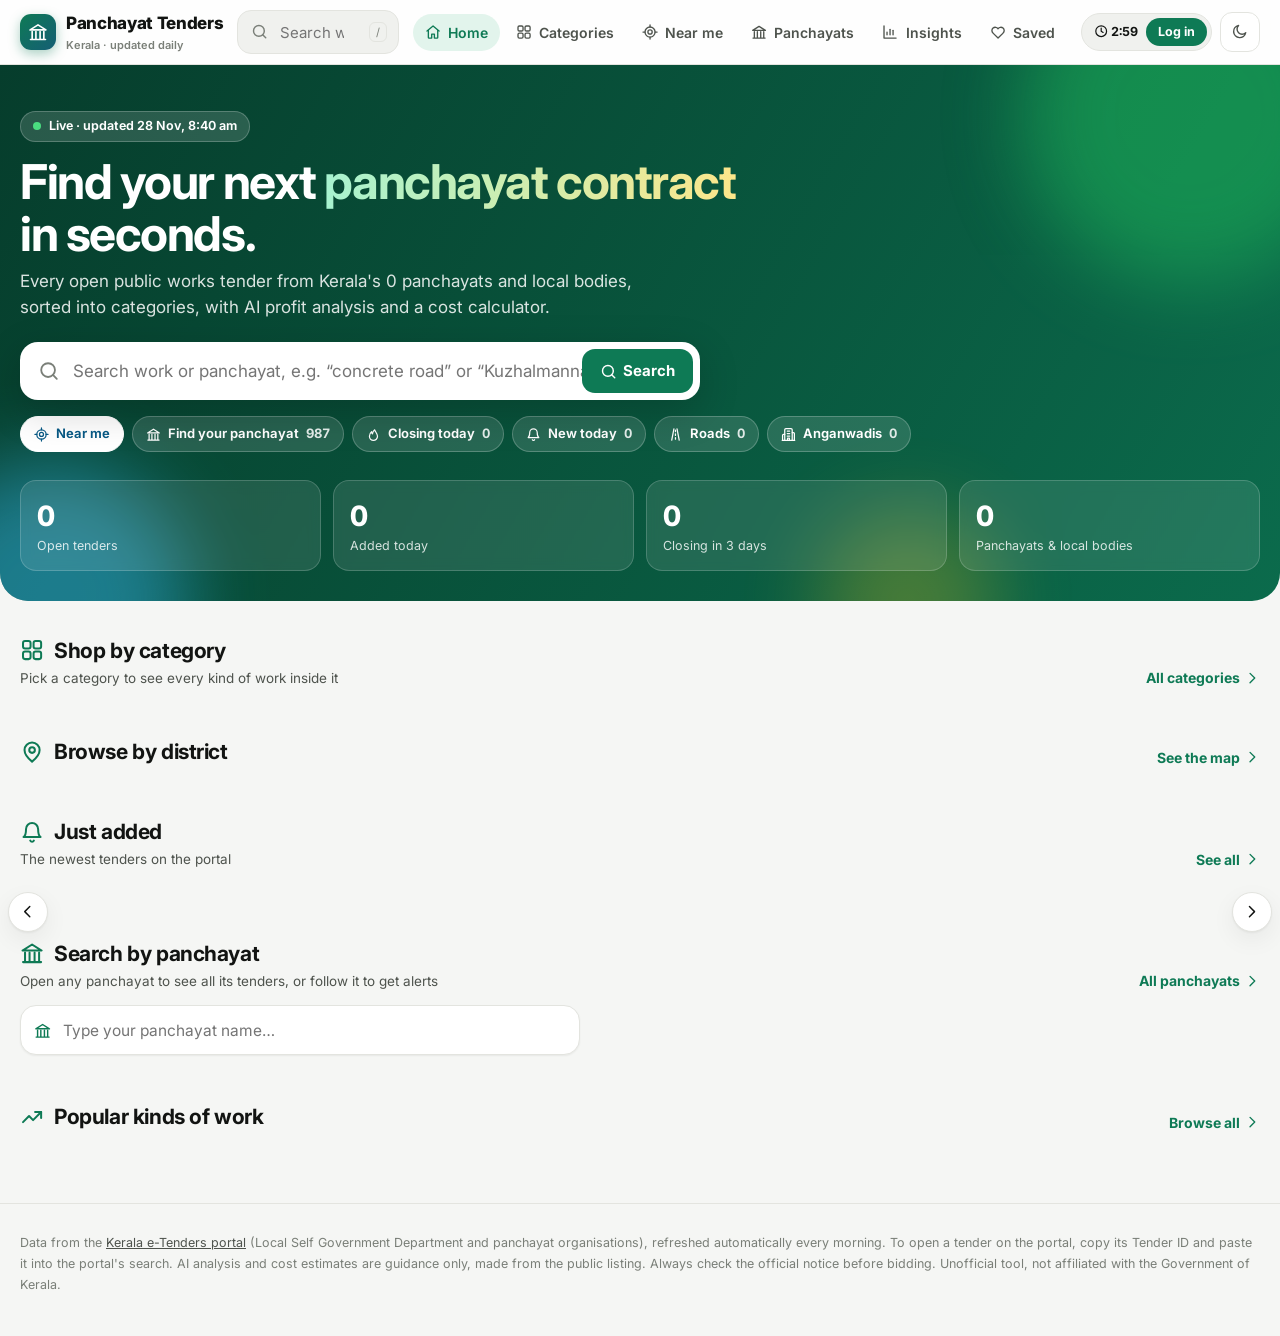
<file: docs/index.html>
<!doctype html>
<html lang="en">
<head>
<meta charset="utf-8">
<meta name="viewport" content="width=device-width, initial-scale=1, viewport-fit=cover">
<title>Kerala Panchayat Tenders</title>
<meta name="description" content="Browse every open public works tender from Kerala's panchayats by category, with AI analysis and a cost calculator. Updated every morning.">
<meta name="theme-color" content="#0b6b4c">
<meta name="apple-mobile-web-app-capable" content="yes">
<meta name="mobile-web-app-capable" content="yes">
<meta name="apple-mobile-web-app-status-bar-style" content="black-translucent">
<meta name="apple-mobile-web-app-title" content="Panchayat Tenders">
<link rel="manifest" href="manifest.webmanifest">
<link rel="icon" type="image/png" sizes="32x32" href="icons/favicon-32.png">
<link rel="apple-touch-icon" href="icons/apple-touch-icon.png">
<link rel="preconnect" href="https://fonts.googleapis.com">
<link rel="preconnect" href="https://fonts.gstatic.com" crossorigin>
<link rel="stylesheet" href="https://fonts.googleapis.com/css2?family=Inter:wght@400;500;600;700;800&display=swap">
<link rel="stylesheet" href="app.css">
</head>
<body>
<div class="app">
  <header class="topbar">
    <div class="wrap">
      <a class="logo" href="#/" aria-label="Kerala Panchayat Tenders home">
        <span class="mark" id="logoMark"></span>
        <span class="txt">Panchayat Tenders<small>Kerala · updated daily</small></span>
      </a>
      <div class="tsearch">
        <div class="sbox" data-suggest>
          <span id="topSearchIcon"></span>
          <input id="topSearch" type="search" placeholder="Search work, panchayat, district…" autocomplete="off" aria-label="Search tenders">
          <span class="kbd">/</span>
        </div>
      </div>
      <nav class="nav" id="nav" aria-label="Main"></nav>
      <div class="tools">
        <button class="pillbtn install" id="installBtn" type="button" hidden></button>
        <div class="trial" id="acct" hidden></div>
        <button class="iconbtn" id="themeBtn" type="button" aria-label="Toggle dark mode" title="Toggle dark mode"></button>
      </div>
    </div>
  </header>

  <main id="view" class="view" aria-live="polite"></main>

  <footer class="site">
    <div class="wrap">
      Data from the <a href="https://etenders.kerala.gov.in/nicgep/app" target="_blank" rel="noopener">Kerala e-Tenders portal</a>
      (Local Self Government Department and panchayat organisations), refreshed automatically every morning. To open a tender on the portal,
      copy its Tender ID and paste it into the portal's search. AI analysis and cost estimates are guidance only, made from the public listing.
      Always check the official notice before bidding. Unofficial tool, not affiliated with the Government of Kerala.
    </div>
  </footer>
</div>

<nav class="bnav" id="bnav" aria-label="App navigation"></nav>
<div class="sheet-back" id="sheetBack"></div>
<div id="tip" role="tooltip"></div>
<div class="toast" id="toast" role="status" aria-live="polite"></div>
<dialog id="dlg" aria-labelledby="dTitle"><div id="dlgBody"></div></dialog>

<div class="gate" id="gate" hidden role="dialog" aria-modal="true" aria-labelledby="gateTitle">
  <div class="gate-card">
    <div class="gate-top">
      <button class="iconbtn close" id="gateClose" type="button" aria-label="Close" hidden>✕</button>
      <h2 id="gateTitle">Log in to continue</h2>
      <p id="gateMsg">Your 3-minute free trial has ended. Log in to keep using Kerala Panchayat Tenders.</p>
    </div>
    <form id="loginForm" autocomplete="on">
      <label>Username<input id="lgUser" name="username" autocomplete="username" required></label>
      <label>Password<input id="lgPass" name="password" type="password" autocomplete="current-password" required></label>
      <div class="err" id="lgErr" role="alert"></div>
      <button class="go" type="submit">Log in</button>
    </form>
    <div class="premium">
      <h3 id="premTitle">Get premium membership</h3>
      <p>Unlimited access to every panchayat tender in Kerala, AI analysis and the cost calculator, updated every morning. Contact Allwin:</p>
      <div class="ways">
        <a href="tel:+919946600026" id="wCall">Call <span>99466 00026</span></a>
        <a href="https://wa.me/919946600026?text=Hi%20Allwin%2C%20I%27d%20like%20premium%20access%20to%20Kerala%20Panchayat%20Tenders." target="_blank" rel="noopener" id="wWa">WhatsApp <span>99466 00026</span></a>
        <a href="mailto:allwinjeby@gmail.com?subject=Premium%20membership%20-%20Kerala%20Panchayat%20Tenders" id="wMail">Email <span>allwinjeby@gmail.com</span></a>
      </div>
    </div>
  </div>
</div>

<script src="app.js"></script>
</body>
</html>
</file>
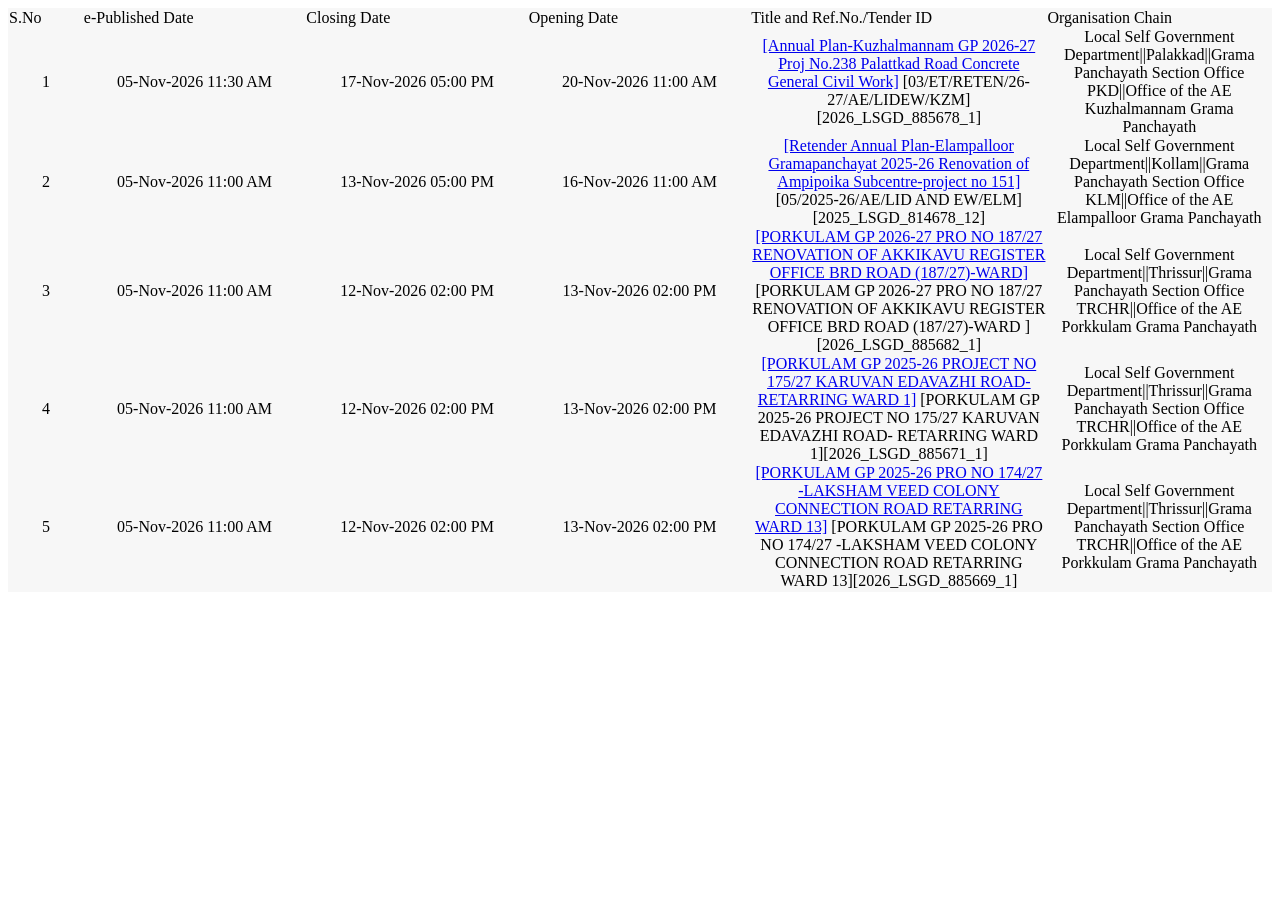
<file: tests/fixtures/lsgd_tenders.html>
<html><body><table bgcolor="#f7f7f7" border="0" cellpadding="0" cellspacing="1" class="list_table" id="table" width="100%">
<tr class="list_header">
<td width="5%">S.No</td>
<td width="15%">e-Published Date</td>
<td width="15%">Closing Date</td>
<td width="15%">Opening Date</td>
<td width="20%">Title and Ref.No./Tender ID</td>
<td width="15%">Organisation Chain</td>
</tr>
<tr class="even" id="informal_13">
<td align="center">1</td>
<td align="center">05-Nov-2026 11:30 AM</td>
<td align="center">17-Nov-2026 05:00 PM</td>
<td align="center">20-Nov-2026 11:00 AM</td>
<!-- <td align="center"><span jwcid="@Insert" value="ognl:currentRow.tenderRefNo" /></td> -->
<td align="center"><a href="/nicgep/app?component=%24DirectLink&amp;page=FrontEndViewTender&amp;service=direct&amp;session=T&amp;sp=S177RWD1d2uyT3ObxCjuG0A%3D%3D" id="DirectLink" title="View Tender Information">[Annual Plan-Kuzhalmannam GP 2026-27 Proj No.238 Palattkad Road Concrete General Civil Work]</a>
																				[03/ET/RETEN/26-27/AE/LIDEW/KZM][2026_LSGD_885678_1]
																		</td>
<td align="center">Local Self Government Department||Palakkad||Grama Panchayath Section Office PKD||Office of the AE Kuzhalmannam Grama Panchayath</td>
</tr>
<tr class="odd" id="informal_14">
<td align="center">2</td>
<td align="center">05-Nov-2026 11:00 AM</td>
<td align="center">13-Nov-2026 05:00 PM</td>
<td align="center">16-Nov-2026 11:00 AM</td>
<!-- <td align="center"><span jwcid="@Insert" value="ognl:currentRow.tenderRefNo" /></td> -->
<td align="center"><a href="/nicgep/app?component=%24DirectLink&amp;page=FrontEndViewTender&amp;service=direct&amp;session=T&amp;sp=STc%2FugwXPPKekbmAyZvicBQ%3D%3D" id="DirectLink_0" title="View Tender Information">[Retender Annual Plan-Elampalloor Gramapanchayat 2025-26 Renovation of Ampipoika Subcentre-project no 151]</a>
																				[05/2025-26/AE/LID AND EW/ELM][2025_LSGD_814678_12]
																		</td>
<td align="center">Local Self Government Department||Kollam||Grama Panchayath Section Office KLM||Office of the AE Elampalloor Grama Panchayath</td>
</tr>
<tr class="even" id="informal_15">
<td align="center">3</td>
<td align="center">05-Nov-2026 11:00 AM</td>
<td align="center">12-Nov-2026 02:00 PM</td>
<td align="center">13-Nov-2026 02:00 PM</td>
<!-- <td align="center"><span jwcid="@Insert" value="ognl:currentRow.tenderRefNo" /></td> -->
<td align="center"><a href="/nicgep/app?component=%24DirectLink&amp;page=FrontEndViewTender&amp;service=direct&amp;session=T&amp;sp=SzfMdloIuLUo168uW2XH8dw%3D%3D" id="DirectLink_1" title="View Tender Information">[PORKULAM GP 2026-27 PRO NO 187/27 RENOVATION OF AKKIKAVU REGISTER OFFICE BRD ROAD (187/27)-WARD]</a>
																				[PORKULAM GP 2026-27 PRO NO 187/27 RENOVATION OF AKKIKAVU REGISTER OFFICE BRD ROAD (187/27)-WARD ][2026_LSGD_885682_1]
																		</td>
<td align="center">Local Self Government Department||Thrissur||Grama Panchayath Section Office TRCHR||Office of the AE Porkkulam Grama Panchayath</td>
</tr>
<tr class="odd" id="informal_16">
<td align="center">4</td>
<td align="center">05-Nov-2026 11:00 AM</td>
<td align="center">12-Nov-2026 02:00 PM</td>
<td align="center">13-Nov-2026 02:00 PM</td>
<!-- <td align="center"><span jwcid="@Insert" value="ognl:currentRow.tenderRefNo" /></td> -->
<td align="center"><a href="/nicgep/app?component=%24DirectLink&amp;page=FrontEndViewTender&amp;service=direct&amp;session=T&amp;sp=SNkpwOj5QXrxfJ8RUZ1WKdA%3D%3D" id="DirectLink_2" title="View Tender Information">[PORKULAM GP 2025-26 PROJECT NO 175/27 KARUVAN EDAVAZHI ROAD- RETARRING WARD 1]</a>
																				[PORKULAM GP 2025-26 PROJECT NO 175/27 KARUVAN EDAVAZHI ROAD- RETARRING WARD 1][2026_LSGD_885671_1]
																		</td>
<td align="center">Local Self Government Department||Thrissur||Grama Panchayath Section Office TRCHR||Office of the AE Porkkulam Grama Panchayath</td>
</tr>
<tr class="even" id="informal_17">
<td align="center">5</td>
<td align="center">05-Nov-2026 11:00 AM</td>
<td align="center">12-Nov-2026 02:00 PM</td>
<td align="center">13-Nov-2026 02:00 PM</td>
<!-- <td align="center"><span jwcid="@Insert" value="ognl:currentRow.tenderRefNo" /></td> -->
<td align="center"><a href="/nicgep/app?component=%24DirectLink&amp;page=FrontEndViewTender&amp;service=direct&amp;session=T&amp;sp=SKybzzM5SBeNmcCdHtPQ0CA%3D%3D" id="DirectLink_3" title="View Tender Information">[PORKULAM GP 2025-26 PRO NO 174/27 -LAKSHAM VEED COLONY CONNECTION ROAD RETARRING WARD 13]</a>
																				[PORKULAM GP 2025-26 PRO NO 174/27 -LAKSHAM VEED COLONY CONNECTION ROAD RETARRING WARD 13][2026_LSGD_885669_1]
																		</td>
<td align="center">Local Self Government Department||Thrissur||Grama Panchayath Section Office TRCHR||Office of the AE Porkkulam Grama Panchayath</td>
</tr>





























































































































































































































































































































































































































































































































































































































































































































































































































































































































































































































































































































































































































































































































































































































































































































































































































































































































































































































































































































































































































































































































































































































































































































































































































































































































































































































































































































































































































































































































































































































































































































































































































































































































































































































































































































































































































































































































































































































































































































































































































































































































































































































































































































































































































































































































































































































































































































































































































































































































































































































































































































































































































































































































































































































































































































<tr>
</tr>
</table></body></html>
</file>
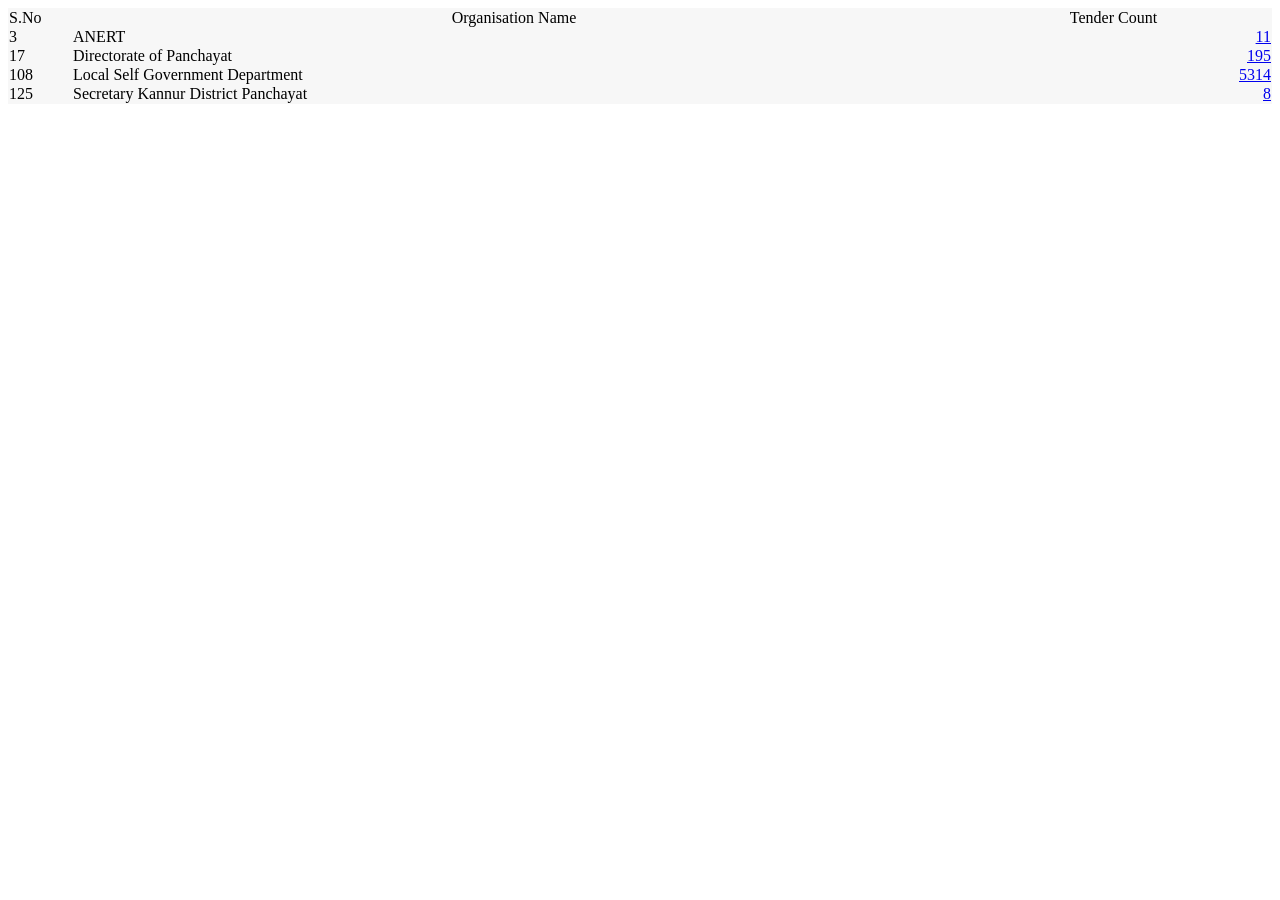
<file: tests/fixtures/org_list.html>
<html><body><table bgcolor="#f7f7f7" border="0" cellpadding="0" cellspacing="1" class="list_table" id="table" width="100%">
<tr class="list_header">
<td width="5%">S.No</td>
<td align="center" width="70%">Organisation Name</td>
<td align="center" style="white-space: nowrap;" width="25%">Tender Count</td>
</tr>


<tr class="even" id="informal_15">
<td align="left">3</td>
<td align="left">ANERT</td>
<td align="right">
<a class="link2" href="/nicgep/app?component=%24DirectLink&amp;page=FrontEndTendersByOrganisation&amp;service=direct&amp;session=T&amp;sp=SBtccLrpQa%2FTS5ZWVXHvHFNS0Fec7wUuNy1YFXyqSerE%3D" id="DirectLink_1">     																	 
       																	  11
       																	  </a>
</td>
</tr>













<tr class="even" id="informal_29">
<td align="left">17</td>
<td align="left">Directorate of Panchayat</td>
<td align="right">
<a class="link2" href="/nicgep/app?component=%24DirectLink&amp;page=FrontEndTendersByOrganisation&amp;service=direct&amp;session=T&amp;sp=SoxhfC2hi0ii%2FdjJpe1icvNS0Fec7wUuNy1YFXyqSerE%3D" id="DirectLink_15">     																	 
       																	  195
       																	  </a>
</td>
</tr>


























































































<tr class="odd" id="informal_120">
<td align="left">108</td>
<td align="left">Local Self Government Department</td>
<td align="right">
<a class="link2" href="/nicgep/app?component=%24DirectLink&amp;page=FrontEndTendersByOrganisation&amp;service=direct&amp;session=T&amp;sp=SabS26NOZKSuM4YZUo4iE7A%3D%3D" id="DirectLink_106">     																	 
       																	  5314
       																	  </a>
</td>
</tr>
















<tr class="even" id="informal_137">
<td align="left">125</td>
<td align="left">Secretary Kannur District Panchayat</td>
<td align="right">
<a class="link2" href="/nicgep/app?component=%24DirectLink&amp;page=FrontEndTendersByOrganisation&amp;service=direct&amp;session=T&amp;sp=S%2FdXJbzVML%2BnmXGHsAPTA69S0Fec7wUuNy1YFXyqSerE%3D" id="DirectLink_123">     																	 
       																	  8
       																	  </a>
</td>
</tr>






















</table></body></html>
</file>
<file: docs/app.css>
/* Kerala Panchayat Tenders — storefront UI */
:root{
  color-scheme: light;
  --bg:#f5f6f4; --surface:#ffffff; --surface-2:#f0f1ee; --border:#e3e4df; --grid:#ebece7;
  --text:#121412; --text-2:#4e534d; --muted:#7a7f78;
  --brand:#0e7a55; --brand-2:#13a06f; --brand-ink:#ffffff; --brand-soft:#e2f4ec;
  --series:#2a78d6; --series-soft:#cde2fb;
  --seq-1:#b7d3f6; --seq-2:#86b6ef; --seq-3:#5598e7; --seq-4:#2a78d6; --seq-5:#1c5cab; --seq-6:#104281;
  --ink-1:#0b0b0b; --ink-2:#0b0b0b; --ink-3:#0b0b0b; --ink-4:#ffffff; --ink-5:#ffffff; --ink-6:#ffffff;
  --new:#0e7a55; --warn:#c2410c; --warn-bg:#fff1e8; --gold:#e0a400;
  --hero-a:#063d2c; --hero-b:#0b6b4c; --hero-c:#155e75;
  --radius:16px; --radius-sm:10px;
  --shadow-sm:0 1px 2px rgba(16,24,16,.06);
  --shadow:0 1px 2px rgba(16,24,16,.05),0 8px 24px rgba(16,24,16,.06);
  --shadow-lg:0 2px 6px rgba(16,24,16,.06),0 18px 40px rgba(16,24,16,.12);
  --ease:cubic-bezier(.2,.7,.2,1);
}
@media (prefers-color-scheme: dark){
  :root:where(:not([data-theme="light"])){
    color-scheme: dark;
    --bg:#0f1210; --surface:#171b18; --surface-2:#1f2420; --border:#2b312c; --grid:#252a26;
    --text:#eef1ec; --text-2:#c2c8bf; --muted:#8f968d;
    --brand:#34c48b; --brand-2:#4fd9a0; --brand-ink:#05140d; --brand-soft:#123526;
    --series:#3987e5; --series-soft:#1c3657;
    --seq-1:#104281; --seq-2:#1c5cab; --seq-3:#2a78d6; --seq-4:#5598e7; --seq-5:#86b6ef; --seq-6:#b7d3f6;
    --ink-1:#ffffff; --ink-2:#ffffff; --ink-3:#ffffff; --ink-4:#0b0b0b; --ink-5:#0b0b0b; --ink-6:#0b0b0b;
    --new:#34c48b; --warn:#fb923c; --warn-bg:#3a2214; --gold:#f5c542;
    --hero-a:#04241a; --hero-b:#07402f; --hero-c:#0c3a48;
    --shadow-sm:none; --shadow:0 0 0 1px rgba(255,255,255,.02); --shadow-lg:0 18px 40px rgba(0,0,0,.45);
  }
}
:root[data-theme="dark"]{
  color-scheme: dark;
  --bg:#0f1210; --surface:#171b18; --surface-2:#1f2420; --border:#2b312c; --grid:#252a26;
  --text:#eef1ec; --text-2:#c2c8bf; --muted:#8f968d;
  --brand:#34c48b; --brand-2:#4fd9a0; --brand-ink:#05140d; --brand-soft:#123526;
  --series:#3987e5; --series-soft:#1c3657;
  --seq-1:#104281; --seq-2:#1c5cab; --seq-3:#2a78d6; --seq-4:#5598e7; --seq-5:#86b6ef; --seq-6:#b7d3f6;
  --ink-1:#ffffff; --ink-2:#ffffff; --ink-3:#ffffff; --ink-4:#0b0b0b; --ink-5:#0b0b0b; --ink-6:#0b0b0b;
  --new:#34c48b; --warn:#fb923c; --warn-bg:#3a2214; --gold:#f5c542;
  --hero-a:#04241a; --hero-b:#07402f; --hero-c:#0c3a48;
  --shadow-sm:none; --shadow:0 0 0 1px rgba(255,255,255,.02); --shadow-lg:0 18px 40px rgba(0,0,0,.45);
}

*{box-sizing:border-box}
[hidden]{display:none!important}
html{-webkit-text-size-adjust:100%;scroll-behavior:smooth}
body{margin:0;background:var(--bg);color:var(--text);font:15px/1.5 "Inter",-apple-system,BlinkMacSystemFont,"Segoe UI",Roboto,Helvetica,Arial,sans-serif;-webkit-font-smoothing:antialiased}
a{color:inherit}
button,input,select,textarea{font:inherit;color:inherit}
button{cursor:pointer;-webkit-tap-highlight-color:transparent}
button:active{transform:scale(.97)}
:focus-visible{outline:2px solid var(--brand);outline-offset:2px;border-radius:6px}
.i{width:1.15em;height:1.15em;flex:none;fill:none;stroke:currentColor;stroke-width:2;stroke-linecap:round;stroke-linejoin:round;vertical-align:-.2em}
.wrap{max-width:1280px;margin:0 auto;padding:0 20px}
.sr{position:absolute;width:1px;height:1px;overflow:hidden;clip:rect(0 0 0 0)}

/* ---------- top bar ---------- */
.topbar{position:sticky;top:0;z-index:40;background:color-mix(in srgb,var(--surface) 86%,transparent);backdrop-filter:saturate(1.6) blur(14px);-webkit-backdrop-filter:saturate(1.6) blur(14px);border-bottom:1px solid var(--border)}
.topbar .wrap{display:flex;align-items:center;gap:14px;height:64px;padding-top:env(safe-area-inset-top)}
.logo{display:flex;align-items:center;gap:10px;text-decoration:none;font-weight:800;letter-spacing:-.02em;font-size:17px;white-space:nowrap}
.logo .mark{width:36px;height:36px;border-radius:11px;background:linear-gradient(135deg,var(--brand),var(--hero-c));display:grid;place-items:center;color:#fff;box-shadow:0 4px 12px color-mix(in srgb,var(--brand) 35%,transparent)}
.logo .mark .i{width:20px;height:20px}
.logo small{display:block;font-size:11px;font-weight:600;color:var(--muted);letter-spacing:0}
.tsearch{flex:1;max-width:560px;position:relative;min-width:0}
.nav{display:flex;gap:4px;margin-left:auto}
.nav a{display:flex;align-items:center;gap:7px;padding:8px 12px;border-radius:999px;text-decoration:none;font-weight:600;font-size:14px;color:var(--text-2);transition:background .15s,color .15s}
.nav a:hover{background:var(--surface-2);color:var(--text)}
.nav a.on{background:var(--brand-soft);color:var(--brand)}
.nav a .badge{background:var(--brand);color:var(--brand-ink);border-radius:999px;font-size:11px;padding:0 6px;font-weight:800}
.tools{display:flex;align-items:center;gap:8px}
.iconbtn{width:40px;height:40px;border-radius:12px;border:1px solid var(--border);background:var(--surface);display:grid;place-items:center;color:var(--text-2);transition:background .15s,color .15s}
.iconbtn:hover{background:var(--surface-2);color:var(--text)}
.pillbtn{display:inline-flex;align-items:center;gap:7px;border:1px solid var(--border);background:var(--surface);border-radius:999px;padding:8px 14px;font-size:13.5px;font-weight:650;white-space:nowrap;transition:background .15s,border-color .15s,box-shadow .15s}
.pillbtn:hover{border-color:color-mix(in srgb,var(--brand) 50%,var(--border))}
.pillbtn.primary{background:var(--brand);border-color:var(--brand);color:var(--brand-ink)}
.pillbtn.primary:hover{box-shadow:0 6px 18px color-mix(in srgb,var(--brand) 35%,transparent)}
.pillbtn[aria-pressed="true"]{background:var(--brand-soft);border-color:var(--brand);color:var(--brand)}
.trial{display:inline-flex;align-items:center;gap:8px;border-radius:999px;padding:4px 4px 4px 12px;font-size:12.5px;font-weight:600;background:var(--surface-2);border:1px solid var(--border);white-space:nowrap}
.trial b{font-variant-numeric:tabular-nums}
.trial button{border:0;background:var(--brand);color:var(--brand-ink);border-radius:999px;padding:5px 12px;font-size:12.5px;font-weight:700}
.trial.low{background:var(--warn-bg);border-color:var(--warn);color:var(--warn)}
.trial.low button{background:var(--warn);color:#fff}

/* ---------- search + suggestions ---------- */
.sbox{position:relative;display:flex;align-items:center}
.sbox > .i{position:absolute;left:14px;color:var(--muted);pointer-events:none}
.sbox input{width:100%;height:44px;border-radius:14px;border:1px solid var(--border);background:var(--surface-2);padding:0 40px 0 42px;font-size:15px;transition:border-color .15s,background .15s,box-shadow .15s}
.sbox input:focus{outline:none;background:var(--surface);border-color:var(--brand);box-shadow:0 0 0 4px color-mix(in srgb,var(--brand) 16%,transparent)}
.sbox .kbd{position:absolute;right:12px;font-size:11px;color:var(--muted);border:1px solid var(--border);border-radius:6px;padding:1px 6px}
.sbox.big input{height:58px;border-radius:18px;font-size:17px;padding-left:52px;background:var(--surface);border-color:transparent;box-shadow:0 12px 40px rgba(0,0,0,.18)}
.sbox.big > .i{left:18px;width:22px;height:22px}
.sbox.big .go{position:absolute;right:7px;height:44px;border:0;border-radius:13px;background:var(--brand);color:var(--brand-ink);padding:0 18px;font-weight:700;display:flex;align-items:center;gap:6px}
.suggest{position:absolute;left:0;right:0;top:calc(100% + 8px);background:var(--surface);border:1px solid var(--border);border-radius:16px;box-shadow:var(--shadow-lg);padding:6px;z-index:60;max-height:min(70vh,460px);overflow:auto;animation:pop-in .16s var(--ease)}
.suggest .sec{font-size:11px;font-weight:700;color:var(--muted);text-transform:uppercase;letter-spacing:.06em;padding:8px 10px 4px}
.suggest a{display:flex;align-items:center;gap:10px;padding:9px 10px;border-radius:10px;text-decoration:none;font-size:14px}
.suggest a[aria-selected="true"],.suggest a:hover{background:var(--surface-2)}
.suggest .ic{width:30px;height:30px;border-radius:9px;display:grid;place-items:center;flex:none;background:color-mix(in srgb,var(--c,var(--brand)) 14%,transparent);color:var(--c,var(--brand))}
.suggest .nm{flex:1;min-width:0;overflow:hidden;text-overflow:ellipsis;white-space:nowrap}
.suggest .nm mark{background:none;color:var(--brand);font-weight:800}
.suggest .meta{font-size:12px;color:var(--muted);white-space:nowrap}

/* ---------- views + animations ---------- */
.view{animation:view-in .4s var(--ease);min-height:60vh}
@keyframes view-in{from{opacity:0;transform:translateY(14px)}to{opacity:1;transform:none}}
@keyframes card-in{from{opacity:0;transform:translateY(16px) scale(.98)}to{opacity:1;transform:none}}
@keyframes pop-in{from{opacity:0;transform:translateY(-6px) scale(.98)}to{opacity:1;transform:none}}
@keyframes pop{0%{transform:scale(1)}40%{transform:scale(1.35)}100%{transform:scale(1)}}
@keyframes shimmer{from{background-position:-400px 0}to{background-position:400px 0}}
@keyframes hero-shift{0%{background-position:0% 50%}100%{background-position:100% 50%}}
@keyframes float{0%,100%{transform:translate(0,0)}50%{transform:translate(18px,-22px)}}
@keyframes marquee{from{transform:translateX(0)}to{transform:translateX(-50%)}}
@keyframes wiggle{0%,100%{transform:rotate(0)}30%{transform:rotate(-8deg) scale(1.06)}60%{transform:rotate(6deg) scale(1.06)}}
@keyframes pulse-dot{0%{box-shadow:0 0 0 0 color-mix(in srgb,var(--new) 60%,transparent)}100%{box-shadow:0 0 0 9px transparent}}
.anim{animation:card-in .5s var(--ease) both;animation-delay:calc(var(--i,0) * 40ms)}

/* ---------- hero ---------- */
.hero{position:relative;overflow:hidden;color:#fff;border-radius:0 0 28px 28px;margin:0 0 28px;
  background:linear-gradient(120deg,var(--hero-a),var(--hero-b),var(--hero-c),var(--hero-b));background-size:300% 300%;animation:hero-shift 16s ease-in-out infinite alternate}
.hero .blob{position:absolute;border-radius:50%;filter:blur(40px);opacity:.45;pointer-events:none}
.hero .b1{width:340px;height:340px;background:#22c55e;right:-80px;top:-120px;animation:float 12s ease-in-out infinite}
.hero .b2{width:280px;height:280px;background:#38bdf8;left:-90px;bottom:-140px;animation:float 15s ease-in-out infinite reverse}
.hero .b3{width:180px;height:180px;background:#facc15;right:22%;bottom:-90px;opacity:.25;animation:float 10s ease-in-out infinite}
.hero .wrap{position:relative;padding-top:46px;padding-bottom:30px}
.hero .eyebrow{display:inline-flex;align-items:center;gap:8px;background:rgba(255,255,255,.14);border:1px solid rgba(255,255,255,.22);border-radius:999px;padding:5px 12px;font-size:12.5px;font-weight:650}
.hero .eyebrow .dot{width:8px;height:8px;border-radius:50%;background:#4ade80;animation:pulse-dot 1.6s infinite}
.hero h1{font-size:clamp(28px,4.4vw,48px);line-height:1.08;letter-spacing:-.03em;margin:14px 0 10px;max-width:760px}
.hero h1 span{background:linear-gradient(90deg,#a7f3d0,#fde68a);-webkit-background-clip:text;background-clip:text;color:transparent}
.hero p.lead{font-size:clamp(14.5px,1.6vw,17px);color:rgba(255,255,255,.85);margin:0 0 22px;max-width:640px}
.hero .sbox{max-width:680px}
.quick{display:flex;gap:8px;flex-wrap:wrap;margin-top:16px}
.quick a{display:inline-flex;align-items:center;gap:7px;text-decoration:none;font-size:13px;font-weight:650;background:rgba(255,255,255,.13);border:1px solid rgba(255,255,255,.22);border-radius:999px;padding:7px 13px;transition:background .15s,transform .15s}
.quick a:hover{background:rgba(255,255,255,.24);transform:translateY(-2px)}
.quick b{font-variant-numeric:tabular-nums;opacity:.85}
.stats{display:grid;grid-template-columns:repeat(4,minmax(0,1fr));gap:12px;margin-top:28px}
.stat{background:rgba(255,255,255,.1);border:1px solid rgba(255,255,255,.18);border-radius:16px;padding:14px 16px;backdrop-filter:blur(6px)}
.stat .n{font-size:28px;font-weight:800;letter-spacing:-.02em;font-variant-numeric:tabular-nums}
.stat .l{font-size:12.5px;color:rgba(255,255,255,.82)}
.ticker{margin-top:22px;display:flex;align-items:center;gap:12px;background:rgba(0,0,0,.18);border-radius:12px;padding:8px 12px;overflow:hidden;font-size:13px}
.ticker .lbl{flex:none;display:flex;align-items:center;gap:6px;font-weight:800;color:#a7f3d0;text-transform:uppercase;font-size:11.5px;letter-spacing:.06em}
.ticker .track{overflow:hidden;flex:1;mask-image:linear-gradient(90deg,transparent,#000 6%,#000 94%,transparent);-webkit-mask-image:linear-gradient(90deg,transparent,#000 6%,#000 94%,transparent)}
.ticker .run{display:inline-flex;gap:36px;white-space:nowrap;animation:marquee 60s linear infinite}
.ticker:hover .run{animation-play-state:paused}
.ticker a{text-decoration:none;color:rgba(255,255,255,.9)}
.ticker a:hover{color:#fff;text-decoration:underline}
.ticker a b{color:#fde68a;margin-right:6px}

/* ---------- sections ---------- */
.sec-head{display:flex;align-items:flex-end;justify-content:space-between;gap:12px;margin:34px 0 14px}
.sec-head h2{font-size:21px;letter-spacing:-.02em;margin:0;display:flex;align-items:center;gap:10px}
.sec-head h2 .i{color:var(--brand)}
.sec-head p{margin:2px 0 0;color:var(--text-2);font-size:13.5px}
.seeall{display:inline-flex;align-items:center;gap:4px;text-decoration:none;font-weight:700;font-size:14px;color:var(--brand);white-space:nowrap}
.seeall:hover .i{transform:translateX(3px)}
.seeall .i{transition:transform .15s}
.banner{display:flex;align-items:center;gap:12px;flex-wrap:wrap;background:var(--brand-soft);border:1px solid color-mix(in srgb,var(--brand) 35%,transparent);border-radius:14px;padding:12px 14px;margin:0 0 6px}
.banner .x{margin-left:auto;border:0;background:none;color:var(--muted);font-size:18px}

/* category tiles */
.tiles{display:grid;grid-template-columns:repeat(auto-fill,minmax(220px,1fr));gap:14px}
.tile{position:relative;overflow:hidden;display:flex;flex-direction:column;gap:10px;text-decoration:none;border-radius:var(--radius);padding:18px;min-height:172px;
  background:linear-gradient(150deg,color-mix(in srgb,var(--c) 15%,var(--surface)),var(--surface) 70%);border:1px solid color-mix(in srgb,var(--c) 22%,var(--border));box-shadow:var(--shadow);
  transition:transform .25s var(--ease),box-shadow .25s var(--ease),border-color .25s}
.tile:hover{transform:translateY(-5px);box-shadow:var(--shadow-lg);border-color:color-mix(in srgb,var(--c) 55%,var(--border))}
.tile::after{content:"";position:absolute;top:0;left:-60%;width:40%;height:100%;background:linear-gradient(100deg,transparent,rgba(255,255,255,.35),transparent);transform:skewX(-20deg);transition:left .6s var(--ease);pointer-events:none}
.tile:hover::after{left:130%}
.bubble{width:52px;height:52px;border-radius:16px;display:grid;place-items:center;color:#fff;background:linear-gradient(135deg,var(--c),color-mix(in srgb,var(--c) 70%,#000));box-shadow:0 8px 20px color-mix(in srgb,var(--c) 40%,transparent)}
.bubble .i{width:26px;height:26px}
.tile:hover .bubble{animation:wiggle .6s ease}
.tile h3{margin:0;font-size:17px;letter-spacing:-.01em}
.tile .cnt{font-size:13px;color:var(--text-2)}
.tile .cnt b{font-size:22px;color:var(--text);font-weight:800;margin-right:4px;font-variant-numeric:tabular-nums}
.tile .sub{font-size:12.5px;color:var(--muted);line-height:1.4}
.tile .go{position:absolute;right:14px;top:16px;width:30px;height:30px;border-radius:50%;display:grid;place-items:center;background:var(--surface);color:var(--c);opacity:0;transform:translateX(-6px);transition:.25s var(--ease)}
.tile:hover .go{opacity:1;transform:none}

/* horizontal carousels */
.rail{display:grid;grid-auto-flow:column;grid-auto-columns:minmax(280px,300px);gap:14px;overflow-x:auto;scroll-snap-type:x mandatory;padding:4px 2px 16px;margin:0 -2px;scrollbar-width:thin}
.rail > *{scroll-snap-align:start}
.rail-wrap{position:relative}
.rail-btn{position:absolute;top:40%;z-index:2;width:40px;height:40px;border-radius:50%;border:1px solid var(--border);background:var(--surface);box-shadow:var(--shadow);display:grid;place-items:center}
.rail-btn.l{left:-12px}.rail-btn.r{right:-12px}

/* product cards */
.grid{display:grid;grid-template-columns:repeat(auto-fill,minmax(270px,1fr));gap:14px}
.pcard{position:relative;display:flex;flex-direction:column;gap:9px;background:var(--surface);border:1px solid var(--border);border-radius:var(--radius);padding:14px 14px 13px;box-shadow:var(--shadow-sm);cursor:pointer;overflow:hidden;
  transition:transform .22s var(--ease),box-shadow .22s var(--ease),border-color .22s}
.pcard:hover{transform:translateY(-4px);box-shadow:var(--shadow-lg);border-color:color-mix(in srgb,var(--c) 45%,var(--border))}
.pcard::before{content:"";position:absolute;inset:0 0 auto 0;height:4px;background:linear-gradient(90deg,var(--c),color-mix(in srgb,var(--c) 40%,transparent))}
.pc-top{display:flex;align-items:center;gap:8px}
.pc-cat{display:inline-flex;align-items:center;gap:6px;font-size:12px;font-weight:700;color:var(--c);background:color-mix(in srgb,var(--c) 11%,transparent);border-radius:999px;padding:4px 10px 4px 7px;min-width:0}
.pc-cat span{overflow:hidden;text-overflow:ellipsis;white-space:nowrap}
.fav{margin-left:auto;width:36px;height:36px;border-radius:50%;border:1px solid var(--border);background:var(--surface);display:grid;place-items:center;color:var(--muted);flex:none;transition:color .15s,border-color .15s,background .15s}
.fav:hover{color:#e11d48;border-color:#fda4af}
.fav[aria-pressed="true"]{color:#e11d48;background:#ffe4e6;border-color:#fda4af}
.fav[aria-pressed="true"] .i{fill:currentColor}
.fav.popping{animation:pop .4s var(--ease)}
.pcard h3{margin:0;font-size:15px;line-height:1.38;font-weight:650;display:-webkit-box;-webkit-line-clamp:3;-webkit-box-orient:vertical;overflow:hidden;overflow-wrap:anywhere;min-height:3.9em}
.pc-org{display:flex;align-items:center;gap:6px;font-size:12.5px;color:var(--text-2);min-width:0}
.pc-org span{overflow:hidden;text-overflow:ellipsis;white-space:nowrap}
.pc-price{display:flex;align-items:baseline;gap:10px;flex-wrap:wrap}
.pc-price b{font-size:22px;letter-spacing:-.02em;font-variant-numeric:tabular-nums}
.pc-price .na{font-size:13px;color:var(--muted);font-weight:500}
.pc-price span{font-size:12px;color:var(--muted)}
.pc-badges{display:flex;gap:6px;flex-wrap:wrap;min-height:22px}
.bdg{display:inline-flex;align-items:center;gap:4px;font-size:11.5px;font-weight:750;border-radius:999px;padding:3px 9px;white-space:nowrap;border:1px solid transparent}
.bdg .i{width:13px;height:13px}
.bdg.new{background:var(--new);color:#fff}
.bdg.soon{background:var(--warn-bg);color:var(--warn);border-color:color-mix(in srgb,var(--warn) 45%,transparent)}
.bdg.ai{background:linear-gradient(90deg,#ede9fe,#e0f2fe);color:#4c1d95}
.bdg.ai.high{background:linear-gradient(90deg,#d1fae5,#e0f2fe);color:#065f46}
:root[data-theme="dark"] .bdg.ai{background:#2a2350;color:#ddd6fe}
:root[data-theme="dark"] .bdg.ai.high{background:#0f3a2b;color:#a7f3d0}
@media (prefers-color-scheme: dark){:root:where(:not([data-theme="light"])) .bdg.ai{background:#2a2350;color:#ddd6fe}:root:where(:not([data-theme="light"])) .bdg.ai.high{background:#0f3a2b;color:#a7f3d0}}
.bdg.plain{background:var(--surface-2);color:var(--text-2)}
.pc-foot{display:flex;align-items:center;gap:8px;margin-top:auto;padding-top:9px;border-top:1px dashed var(--border);font-size:12.5px;color:var(--text-2)}
.pc-foot .cta{margin-left:auto;display:inline-flex;align-items:center;gap:3px;font-weight:750;color:var(--c)}
.pc-foot .cta .i{transition:transform .2s}
.pcard:hover .pc-foot .cta .i{transform:translateX(3px)}
.timebar{position:absolute;left:0;bottom:0;height:3px;background:var(--c);opacity:.6;border-radius:0 3px 0 0}
.timebar.urgent{background:var(--warn);opacity:.9}
.skel{border-radius:var(--radius);min-height:250px;background:linear-gradient(90deg,var(--surface-2) 0,var(--surface) 40%,var(--surface-2) 80%);background-size:800px 100%;animation:shimmer 1.2s linear infinite;border:1px solid var(--border)}

/* chips */
.chips{display:flex;gap:8px;flex-wrap:wrap}
.chip{display:inline-flex;align-items:center;gap:8px;text-decoration:none;border:1px solid var(--border);background:var(--surface);border-radius:999px;padding:8px 14px;font-size:13.5px;font-weight:600;transition:border-color .15s,transform .15s,background .15s;white-space:nowrap}
.chip:hover{transform:translateY(-2px);border-color:var(--c,var(--brand))}
.chip .dot{width:8px;height:8px;border-radius:50%;background:var(--c,var(--brand))}
.chip b{font-variant-numeric:tabular-nums;color:var(--muted);font-weight:700;font-size:12.5px}
.chip.on{background:var(--c,var(--brand));border-color:var(--c,var(--brand));color:#fff}
.chip.on b{color:rgba(255,255,255,.85)}

/* district tiles */
.dgrid{display:grid;grid-template-columns:repeat(auto-fill,minmax(150px,1fr));gap:10px}
.dtile{display:flex;align-items:center;gap:10px;text-decoration:none;background:var(--surface);border:1px solid var(--border);border-radius:14px;padding:12px;transition:transform .2s var(--ease),box-shadow .2s;position:relative;overflow:hidden}
.dtile:hover{transform:translateY(-3px);box-shadow:var(--shadow)}
.dtile .pin{width:34px;height:34px;border-radius:10px;display:grid;place-items:center;background:var(--brand-soft);color:var(--brand)}
.dtile b{display:block;font-size:14px}
.dtile span{font-size:12px;color:var(--muted)}
.dtile .bar{position:absolute;left:0;bottom:0;height:3px;background:var(--brand);opacity:.5}

/* ---------- browse (listing) ---------- */
.crumbs{display:flex;align-items:center;gap:6px;flex-wrap:wrap;font-size:13px;color:var(--muted);margin:22px 0 10px}
.crumbs a{text-decoration:none;color:var(--text-2);font-weight:600}
.crumbs a:hover{color:var(--brand)}
.crumbs .i{width:14px;height:14px}
.bhead{display:flex;align-items:center;gap:16px;flex-wrap:wrap;margin-bottom:16px;background:linear-gradient(120deg,color-mix(in srgb,var(--c) 12%,var(--surface)),var(--surface) 75%);border:1px solid color-mix(in srgb,var(--c) 20%,var(--border));border-radius:20px;padding:18px 20px}
.bhead h1{margin:0;font-size:clamp(21px,2.6vw,28px);letter-spacing:-.02em}
.bhead p{margin:2px 0 0;color:var(--text-2);font-size:14px}
.bhead .acts{margin-left:auto;display:flex;gap:8px;flex-wrap:wrap}
.pstats{display:flex;gap:20px;flex-wrap:wrap;margin-top:8px}
.pstats div{font-size:12px;color:var(--text-2)}
.pstats b{display:block;font-size:18px;color:var(--text);font-variant-numeric:tabular-nums}
.kinds{display:flex;gap:8px;overflow-x:auto;padding:2px 2px 12px;margin-bottom:6px;scrollbar-width:none}
.kinds::-webkit-scrollbar{display:none}
.browse{display:grid;grid-template-columns:270px minmax(0,1fr);gap:22px;align-items:start}
.facets{position:sticky;top:80px;max-height:calc(100vh - 96px);overflow:auto;background:var(--surface);border:1px solid var(--border);border-radius:18px;padding:6px 14px 14px;scrollbar-width:thin}
.facets .fhead{display:flex;align-items:center;gap:8px;padding:10px 0 4px}
.facets .fhead b{font-size:15px;flex:1}
.facets .fhead .done{display:none}
.facet{border-top:1px solid var(--border);padding:10px 0 6px}
.facet:first-of-type{border-top:0}
.facet summary{list-style:none;display:flex;align-items:center;justify-content:space-between;cursor:pointer;font-weight:750;font-size:13.5px;padding:2px 0 6px}
.facet summary::-webkit-details-marker{display:none}
.facet summary .i{transition:transform .2s;color:var(--muted)}
.facet[open] summary .i{transform:rotate(90deg)}
.opt{display:flex;align-items:center;gap:10px;padding:5px 4px;border-radius:8px;font-size:13.5px;cursor:pointer;user-select:none}
.opt:hover{background:var(--surface-2)}
.opt input{appearance:none;-webkit-appearance:none;width:18px;height:18px;border:1.6px solid var(--border);border-radius:5px;margin:0;display:grid;place-items:center;flex:none;transition:background .15s,border-color .15s;background:var(--surface)}
.opt input[type=radio]{border-radius:50%}
.opt input:checked{background:var(--brand);border-color:var(--brand)}
.opt input:checked::after{content:"";width:9px;height:5px;border:2px solid #fff;border-top:0;border-right:0;transform:translateY(-1px) rotate(-45deg)}
.opt input[type=radio]:checked::after{width:6px;height:6px;border:0;background:#fff;border-radius:50%;transform:none}
.opt span{flex:1;min-width:0;overflow:hidden;text-overflow:ellipsis;white-space:nowrap}
.opt em{font-style:normal;font-size:12px;color:var(--muted);font-variant-numeric:tabular-nums}
.opt.zero{opacity:.45}
.more-opts{border:0;background:none;color:var(--brand);font-weight:700;font-size:13px;padding:4px}
.toolbar{display:flex;align-items:center;gap:10px;flex-wrap:wrap;margin-bottom:12px}
.toolbar .count{font-size:14px;color:var(--text-2)}
.toolbar .count b{color:var(--text);font-size:16px}
.toolbar .sp{flex:1}
.toolbar select{border:1px solid var(--border);background:var(--surface);border-radius:999px;padding:8px 12px;font-size:13.5px;font-weight:600}
.toolbar .fbtn{display:none}
.active{display:flex;gap:6px;flex-wrap:wrap;margin-bottom:12px}
.achip{display:inline-flex;align-items:center;gap:4px;background:var(--brand-soft);color:var(--brand);border-radius:999px;padding:4px 6px 4px 11px;font-size:12.5px;font-weight:700;animation:pop-in .2s var(--ease)}
.achip button{border:0;background:none;color:inherit;padding:0 4px;font-size:15px;line-height:1}
.linkbtn{border:0;background:none;color:var(--brand);font-weight:700;font-size:13px;padding:4px}
.empty{text-align:center;padding:60px 20px;color:var(--text-2)}
.empty .art{width:84px;height:84px;margin:0 auto 14px;border-radius:24px;display:grid;place-items:center;background:var(--brand-soft);color:var(--brand)}
.empty .art .i{width:40px;height:40px}
.sentinel{height:1px}
.loadmore{display:flex;justify-content:center;padding:20px;color:var(--muted);font-size:13px}

/* ---------- categories page ---------- */
.cats{display:grid;grid-template-columns:repeat(auto-fill,minmax(300px,1fr));gap:14px}
.catcard{background:var(--surface);border:1px solid var(--border);border-radius:var(--radius);padding:16px;box-shadow:var(--shadow-sm)}
.catcard header{display:flex;align-items:center;gap:12px;margin-bottom:10px}
.catcard header a{text-decoration:none}
.catcard h3{margin:0;font-size:16px}
.catcard header span{font-size:12.5px;color:var(--muted)}
.catcard ul{list-style:none;margin:0;padding:0}
.catcard li a{display:flex;justify-content:space-between;gap:10px;text-decoration:none;padding:6px 8px;border-radius:8px;font-size:13.5px}
.catcard li a:hover{background:var(--surface-2);color:var(--c)}
.catcard li b{color:var(--muted);font-weight:600;font-variant-numeric:tabular-nums}

/* ---------- insights (charts) ---------- */
.ins{display:grid;grid-template-columns:320px minmax(0,1fr);gap:14px}
.ins-right{display:grid;grid-template-columns:repeat(2,minmax(0,1fr));gap:14px;align-content:start}
.ins-right .wide{grid-column:1/-1}
.card-c{background:var(--surface);border:1px solid var(--border);border-radius:var(--radius);padding:14px 16px;box-shadow:var(--shadow-sm);min-width:0}
.card-c h2{font-size:15px;margin:0}
.card-c .hint{font-size:12px;color:var(--muted);margin:2px 0 10px}
.card-c svg{display:block;width:100%;height:auto;overflow:visible}
.lbl{fill:var(--text-2);font-size:11.5px}
.val{fill:var(--text);font-size:11.5px;font-variant-numeric:tabular-nums}
.axis{fill:var(--muted);font-size:10.5px;font-variant-numeric:tabular-nums}
.gridline{stroke:var(--grid);stroke-width:1}
.mark{fill:var(--series);transition:opacity .15s}
g.hit{cursor:pointer;outline:none}
g.hit:hover .mark,g.hit:focus-visible .mark{filter:brightness(1.12)}
g.hit:focus-visible .hitbox{stroke:var(--brand);stroke-width:2}
.hitbox{fill:transparent}
.mapcard svg{max-height:640px;margin:0 auto}
.tile-d rect.t{stroke:var(--surface);stroke-width:2;transition:filter .15s}
.tile-d:hover rect.t{filter:brightness(1.1)}
.tname{font-size:14px;font-weight:650}
.tcount{font-size:21px;font-weight:800;font-variant-numeric:tabular-nums}
.legend{display:flex;align-items:center;gap:8px;font-size:11.5px;color:var(--muted);margin-top:10px}
.legend .ramp{flex:1;height:8px;border-radius:999px;background:linear-gradient(90deg,var(--seq-1),var(--seq-2),var(--seq-3),var(--seq-4),var(--seq-5),var(--seq-6))}
.lb{list-style:none;margin:0;padding:0}
.lb li a{display:grid;grid-template-columns:24px minmax(0,1fr) auto;gap:10px;align-items:center;padding:7px 6px;border-radius:9px;text-decoration:none}
.lb li a:hover{background:var(--surface-2)}
.lb .rk{font-size:12px;color:var(--muted);text-align:right;font-variant-numeric:tabular-nums}
.lb .nm{font-size:13.5px;font-weight:650;overflow:hidden;text-overflow:ellipsis;white-space:nowrap}
.lb .ds{font-size:11.5px;color:var(--muted);font-weight:400}
.lb .bar{height:6px;border-radius:0 3px 3px 0;background:var(--series);margin-top:4px;transform-origin:left;animation:grow .7s var(--ease) both}
@keyframes grow{from{transform:scaleX(0)}to{transform:scaleX(1)}}
.lb .v{font-size:13px;font-weight:750;text-align:right;font-variant-numeric:tabular-nums}
#tip{position:fixed;z-index:80;pointer-events:none;background:var(--surface);border:1px solid var(--border);border-radius:10px;padding:7px 10px;font-size:12.5px;box-shadow:var(--shadow-lg);opacity:0;transition:opacity .08s;max-width:260px}
#tip b{display:block;font-size:14.5px;font-variant-numeric:tabular-nums}
#tip span{color:var(--text-2);display:block}

/* ---------- tender dialog ---------- */
dialog{border:0;padding:0;border-radius:24px;max-width:720px;width:calc(100% - 24px);max-height:calc(100% - 32px);background:var(--surface);color:var(--text);box-shadow:0 30px 90px rgba(0,0,0,.4)}
dialog[open]{animation:dlg-in .3s var(--ease)}
@keyframes dlg-in{from{opacity:0;transform:translateY(24px) scale(.97)}to{opacity:1;transform:none}}
dialog::backdrop{background:rgba(6,12,9,.55);backdrop-filter:blur(3px)}
.dhead{position:relative;color:#fff;padding:22px 22px 18px;background:linear-gradient(130deg,color-mix(in srgb,var(--c) 85%,#000),var(--c) 55%,color-mix(in srgb,var(--c) 60%,#0ea5e9));overflow:hidden}
.dhead::after{content:"";position:absolute;right:-60px;top:-60px;width:220px;height:220px;border-radius:50%;background:rgba(255,255,255,.12)}
.dhead .cat{display:inline-flex;align-items:center;gap:6px;font-size:12px;font-weight:750;background:rgba(255,255,255,.18);border-radius:999px;padding:4px 10px}
.dhead h2{font-size:19px;margin:10px 40px 8px 0;line-height:1.35;position:relative;z-index:1}
.dhead .org{display:flex;align-items:center;gap:8px;flex-wrap:wrap;font-size:13px;color:rgba(255,255,255,.88);position:relative;z-index:1}
.dhead .org a{display:inline-flex;align-items:center;gap:6px;color:#fff;text-decoration:none;background:rgba(255,255,255,.18);border-radius:999px;padding:3px 10px;font-weight:700}
.dhead .close{position:absolute;right:14px;top:14px;z-index:2;background:rgba(0,0,0,.22);border-color:rgba(255,255,255,.25);color:#fff}
.kpis{display:grid;grid-template-columns:repeat(3,minmax(0,1fr));gap:10px;margin-top:14px;position:relative;z-index:1}
.kpi{background:rgba(255,255,255,.15);border-radius:14px;padding:10px 12px}
.kpi b{display:block;font-size:19px;font-variant-numeric:tabular-nums;white-space:nowrap;overflow:hidden;text-overflow:ellipsis}
.kpi span{font-size:11.5px;color:rgba(255,255,255,.85)}
.dbody{padding:16px 22px 22px}
.tabs{display:flex;gap:4px;background:var(--surface-2);border-radius:12px;padding:4px;margin:0 0 14px;overflow-x:auto;scrollbar-width:none}
.tabs button{flex:1;border:0;background:none;padding:9px 10px;font-size:13.5px;font-weight:700;color:var(--text-2);border-radius:9px;white-space:nowrap;display:inline-flex;align-items:center;justify-content:center;gap:6px;transition:background .15s,color .15s}
.tabs button[aria-selected="true"]{background:var(--surface);color:var(--text);box-shadow:var(--shadow-sm)}
.tabpane{animation:view-in .3s var(--ease)}
.dbody dl{display:grid;grid-template-columns:max-content 1fr;gap:7px 16px;margin:0;font-size:13.5px}
.dbody dt{color:var(--text-2)}
.dbody dd{margin:0;overflow-wrap:anywhere}
.dbody code{font-size:13px;background:var(--surface-2);padding:2px 7px;border-radius:6px}
.acts{display:grid;grid-template-columns:1fr 1fr;gap:8px;margin-top:16px}
.acts > *{display:flex;align-items:center;justify-content:center;gap:7px;border:1px solid var(--border);background:var(--surface);border-radius:12px;padding:11px;font-size:13.5px;font-weight:700;text-decoration:none;color:var(--text);transition:background .15s,border-color .15s}
.acts > *:hover{border-color:var(--brand)}
.acts .primary{background:var(--brand);border-color:var(--brand);color:var(--brand-ink)}
.dbody h3{font-size:14px;margin:20px 0 8px}
.dbody textarea{width:100%;min-height:70px;border:1px solid var(--border);border-radius:12px;background:var(--surface-2);padding:10px 12px;font-size:14px;resize:vertical}
.related{list-style:none;margin:0;padding:0;border:1px solid var(--border);border-radius:12px;overflow:hidden}
.related a{display:flex;gap:10px;padding:9px 12px;font-size:13px;text-decoration:none}
.related li + li a{border-top:1px solid var(--grid)}
.related a:hover{background:var(--surface-2)}
.related .rt{flex:1;min-width:0;overflow:hidden;text-overflow:ellipsis;white-space:nowrap}
.related .rv{color:var(--text-2);white-space:nowrap;font-variant-numeric:tabular-nums}
.note{font-size:12px;color:var(--muted);margin-top:14px;line-height:1.55}
.muted{color:var(--text-2);font-size:13.5px}
.aisum{font-size:15px;margin:0 0 14px;line-height:1.55}
.meters{display:grid;grid-template-columns:1fr 1fr;gap:10px}
.meter{background:var(--surface-2);border-radius:12px;padding:10px 12px}
.mtop{display:flex;justify-content:space-between;font-size:12.5px;color:var(--text-2)}
.mtop b{color:var(--text)}
.mbar{height:9px;background:var(--border);border-radius:999px;margin-top:7px;overflow:hidden}
.mfill{height:100%;border-radius:999px;transform-origin:left;animation:grow .9s var(--ease) both}
.mfill.good{background:linear-gradient(90deg,#22c55e,#16a34a)} .mfill.mid{background:linear-gradient(90deg,#fbbf24,#d97706)} .mfill.bad{background:linear-gradient(90deg,#f97316,#dc2626)}
.aikpis{display:grid;grid-template-columns:repeat(3,minmax(0,1fr));gap:8px;margin-top:10px}
.aikpis div{border:1px solid var(--border);border-radius:12px;padding:9px 11px}
.aikpis b{display:block;font-size:15px}
.aikpis span{font-size:11.5px;color:var(--text-2)}
.aibox h4{font-size:13px;margin:16px 0 4px;display:flex;align-items:center;gap:6px}
.aibox ul{margin:0;padding-left:18px;font-size:13.5px}
.aibox li{margin:3px 0}
.disclaimer{font-size:11.5px;color:var(--muted);margin:14px 0 8px;line-height:1.5}
.assume{font-size:13px;margin-bottom:10px}
.assume summary{cursor:pointer;color:var(--text-2)}
.calcwrap{overflow-x:auto;border:1px solid var(--border);border-radius:12px}
table.calc{width:100%;border-collapse:collapse;font-size:13px;min-width:520px}
.calc th{text-align:left;font-size:11.5px;color:var(--text-2);padding:8px 6px;background:var(--surface-2);font-weight:650}
.calc th.r,.calc td.amt{text-align:right}
.calc td{padding:4px 6px;border-top:1px solid var(--grid);vertical-align:middle}
.calc input,.calc select{width:100%;border:1px solid var(--border);border-radius:8px;background:var(--surface);padding:6px 7px;font-size:13px}
.calc td:first-child{min-width:170px}
.calc td:first-child select{margin-top:4px;font-size:11.5px;color:var(--text-2)}
.calc td:nth-child(2){min-width:110px}
.calc .unit{margin-top:4px;font-size:11.5px}
.calc td.amt{font-variant-numeric:tabular-nums;white-space:nowrap;font-weight:700}
.calc .rm{border:0;background:none;color:var(--muted);font-size:14px;padding:6px}
.calcacts{display:flex;gap:8px;margin:10px 0}
.calcin{display:grid;grid-template-columns:1fr 1fr;gap:10px;margin:10px 0}
.calcin label{font-size:12px;color:var(--text-2);font-weight:650}
.calcin input{display:block;width:100%;margin-top:4px;border:1px solid var(--border);border-radius:10px;background:var(--surface);padding:10px 11px;font-size:15px}
.ccats{display:flex;flex-wrap:wrap;gap:6px;font-size:12px;color:var(--text-2);margin-bottom:8px}
.ccats span{background:var(--surface-2);border-radius:999px;padding:3px 10px}
.ccats b{color:var(--text)}
.sumgrid{display:grid;grid-template-columns:repeat(4,minmax(0,1fr));gap:8px}
.sumgrid div{background:var(--surface-2);border-radius:12px;padding:9px 11px}
.sumgrid span{display:block;font-size:11.5px;color:var(--text-2)}
.sumgrid b{font-variant-numeric:tabular-nums;font-size:14px}
.pbar{height:11px;border-radius:999px;background:#22c55e;margin:12px 0 6px;overflow:hidden}
.pcost{height:100%;background:var(--series);transition:width .4s var(--ease)}
.profit{display:flex;justify-content:space-between;align-items:center;border-radius:14px;padding:11px 14px;font-size:14px}
.profit b{font-size:19px;font-variant-numeric:tabular-nums}
.profit.pos{background:var(--brand-soft);color:var(--brand)} .profit.neg{background:var(--warn-bg);color:var(--warn)}

/* ---------- toast, gate, footer ---------- */
.toast{position:fixed;left:50%;bottom:24px;transform:translateX(-50%) translateY(20px);background:var(--text);color:var(--bg);padding:10px 18px;border-radius:999px;font-size:13.5px;font-weight:600;opacity:0;transition:.25s var(--ease);z-index:90;pointer-events:none;box-shadow:var(--shadow-lg)}
.toast.on{opacity:1;transform:translateX(-50%) translateY(0)}
body.locked .app{filter:blur(8px);pointer-events:none;user-select:none}
body.locked{overflow:hidden}
.gate{position:fixed;inset:0;z-index:100;display:grid;place-items:center;padding:16px;background:rgba(4,14,9,.6);overflow:auto;animation:view-in .3s var(--ease)}
.gate-card{width:100%;max-width:440px;background:var(--surface);color:var(--text);border-radius:24px;box-shadow:0 30px 90px rgba(0,0,0,.45);overflow:hidden}
.gate-top{background:linear-gradient(130deg,var(--hero-a),var(--hero-b) 55%,var(--hero-c));color:#fff;padding:24px 22px 20px;position:relative}
.gate-top h2{margin:0 0 4px;font-size:21px}
.gate-top p{margin:0;font-size:13.5px;color:rgba(255,255,255,.88)}
.gate-top .close{position:absolute;right:12px;top:12px;background:rgba(255,255,255,.16);border-color:rgba(255,255,255,.25);color:#fff}
.gate form{padding:18px 22px 6px;display:grid;gap:10px}
.gate label{font-size:12.5px;font-weight:650;color:var(--text-2)}
.gate input{width:100%;margin-top:4px;padding:11px 13px;border:1px solid var(--border);border-radius:12px;background:var(--surface-2);font-size:15px}
.gate .err{color:var(--warn);font-size:13px;min-height:18px}
.gate .go{border:0;background:var(--brand);color:var(--brand-ink);border-radius:12px;padding:12px;font-weight:800;font-size:15px}
.premium{margin:8px 22px 22px;border:1px solid color-mix(in srgb,var(--gold) 55%,transparent);background:color-mix(in srgb,var(--gold) 10%,var(--surface));border-radius:16px;padding:14px}
.premium h3{margin:0 0 4px;font-size:15px;display:flex;align-items:center;gap:6px}
.premium p{margin:0 0 10px;font-size:13px;color:var(--text-2)}
.premium .ways{display:grid;gap:6px}
.premium a{display:flex;align-items:center;gap:10px;text-decoration:none;color:var(--text);background:var(--surface);border:1px solid var(--border);border-radius:12px;padding:10px 12px;font-size:14px;font-weight:650}
.premium a span{font-weight:400;color:var(--text-2);font-size:12.5px;margin-left:auto}
footer.site{margin:56px 0 0;padding:28px 0 40px;border-top:1px solid var(--border);font-size:12.5px;color:var(--muted);line-height:1.7}
footer.site a{color:var(--text-2)}
.sheet-back{display:none}
.bnav{display:none}

/* ---------- responsive ---------- */
@media (max-width:1060px){
  .ins{grid-template-columns:1fr}
  .browse{grid-template-columns:1fr}
  .facets{display:none}
  .toolbar .fbtn{display:inline-flex}
  body.sheet-open .facets{display:block;position:fixed;left:0;right:0;bottom:0;top:auto;z-index:95;max-height:84vh;border-radius:24px 24px 0 0;padding:6px 18px calc(18px + env(safe-area-inset-bottom));box-shadow:0 -14px 40px rgba(0,0,0,.25);animation:sheet-up .25s var(--ease)}
  body.sheet-open .facets .fhead{position:sticky;top:0;background:var(--surface);z-index:1;padding:14px 0 8px}
  body.sheet-open .facets .fhead .done{display:inline-flex}
  body.sheet-open .sheet-back{display:block;position:fixed;inset:0;background:rgba(0,0,0,.45);z-index:90;animation:view-in .2s}
  body.sheet-open{overflow:hidden}
  @keyframes sheet-up{from{transform:translateY(60px);opacity:0}to{transform:none;opacity:1}}
}
@media (max-width:860px){
  .nav,.topbar .tsearch .kbd{display:none}
  .stats{grid-template-columns:repeat(2,minmax(0,1fr))}
}
@media (max-width:760px){
  body{padding-bottom:calc(70px + env(safe-area-inset-bottom))}
  input,select,textarea,.calc input,.calc select{font-size:16px!important}
  .wrap{padding:0 14px}
  .topbar .wrap{height:58px;gap:10px}
  .logo .txt{display:none}
  .tools .install-txt{display:none}
  .hero{border-radius:0 0 22px 22px;margin-bottom:18px}
  .hero .wrap{padding-top:26px;padding-bottom:22px}
  .stats{display:flex;overflow-x:auto;scroll-snap-type:x mandatory;margin:22px -14px 0;padding:0 14px 2px;scrollbar-width:none}
  .stats::-webkit-scrollbar{display:none}
  .stat{flex:0 0 44%;scroll-snap-align:start}
  .stat .n{font-size:23px}
  .sbox.big input{height:52px;font-size:16px}
  .sbox.big .go{height:40px;padding:0 13px}
  .sbox.big .go .t{display:none}
  .tiles{grid-template-columns:repeat(2,minmax(0,1fr));gap:10px}
  .tile{min-height:150px;padding:14px}
  .tile .sub{display:none}
  .bubble{width:44px;height:44px;border-radius:14px}
  .rail{grid-auto-columns:82%;margin:0 -14px;padding:4px 14px 16px;scroll-padding:0 14px}
  .rail-btn{display:none}
  .grid{grid-template-columns:1fr}
  .pcard:hover{transform:none}
  .sec-head{margin-top:26px}
  .sec-head h2{font-size:19px}
  .dgrid{grid-template-columns:repeat(2,minmax(0,1fr))}
  .bhead{padding:14px;border-radius:16px}
  .bhead .acts{margin-left:0}
  .ins-right{grid-template-columns:1fr}
  dialog{width:100%;max-width:none;height:100%;max-height:none;margin:0;border-radius:0}
  dialog[open]{animation:sheet-up .28s var(--ease)}
  .dhead{padding-top:calc(20px + env(safe-area-inset-top))}
  .dhead .close{position:fixed;top:calc(12px + env(safe-area-inset-top))}
  .dbody{padding-bottom:calc(28px + env(safe-area-inset-bottom))}
  .meters,.calcin{grid-template-columns:1fr}
  .sumgrid{grid-template-columns:1fr 1fr}
  .toast{bottom:calc(84px + env(safe-area-inset-bottom))}
  #tip{display:none}
  .gate{padding:0;place-items:end stretch}
  .gate-card{max-width:none;border-radius:24px 24px 0 0;padding-bottom:env(safe-area-inset-bottom);animation:sheet-up .3s var(--ease)}
  .bnav{display:grid;grid-template-columns:repeat(5,1fr);position:fixed;left:0;right:0;bottom:0;z-index:70;background:color-mix(in srgb,var(--surface) 92%,transparent);backdrop-filter:blur(14px);-webkit-backdrop-filter:blur(14px);border-top:1px solid var(--border);padding:6px 6px calc(6px + env(safe-area-inset-bottom))}
  .bnav a{position:relative;display:flex;flex-direction:column;align-items:center;gap:3px;text-decoration:none;font-size:11px;font-weight:700;color:var(--muted);padding:5px 0;border-radius:12px;transition:color .2s}
  .bnav a .i{width:23px;height:23px;transition:transform .25s var(--ease)}
  .bnav a.on{color:var(--brand)}
  .bnav a.on .i{transform:translateY(-2px) scale(1.08)}
  .bnav a.on::before{content:"";position:absolute;top:-6px;width:28px;height:3px;border-radius:0 0 3px 3px;background:var(--brand);animation:pop-in .25s var(--ease)}
  .bnav a i{position:absolute;top:0;left:calc(50% + 6px);background:var(--brand);color:var(--brand-ink);font-style:normal;font-size:10px;font-weight:800;border-radius:999px;padding:1px 6px}
}
@media (display-mode: standalone){ .install{display:none!important} }
@media (prefers-reduced-motion: reduce){
  *,*::before,*::after{animation:none!important;transition:none!important;scroll-behavior:auto!important}
}
@keyframes grow-y{from{transform:scaleY(0)}to{transform:scaleY(1)}}
@media (max-width:760px){.tools{gap:6px}.tools .iconbtn{width:36px;height:36px;border-radius:10px}.trial{padding-left:9px;font-size:12px}.trial button{padding:5px 10px}.sbox input{padding-right:12px}}
@media (max-width:760px){.trial span b,.trial .who{display:none}.logo .mark{width:34px;height:34px}}
@media (max-width:430px){#themeBtn{display:none}}

/* ---------- panchayat search ---------- */
.fsearch{position:relative;margin:2px 0 8px}
.fsearch .i{position:absolute;left:10px;top:50%;transform:translateY(-50%);color:var(--muted);width:15px;height:15px}
.fsearch input{width:100%;border:1px solid var(--border);background:var(--surface-2);border-radius:10px;padding:8px 10px 8px 32px;font-size:13.5px}
.fsearch input:focus{outline:none;border-color:var(--brand);background:var(--surface)}
.pbtools{display:flex;gap:10px;margin-bottom:12px;flex-wrap:wrap}
.pbtools .sbox{flex:1;min-width:220px}
.pbtools select{border:1px solid var(--border);background:var(--surface);border-radius:14px;padding:0 12px;height:44px;font-weight:600;font-size:13.5px}
.kinds button.chip{cursor:pointer;font:inherit;font-size:13.5px;font-weight:600}
.pbgrid{display:grid;grid-template-columns:repeat(auto-fill,minmax(280px,1fr));gap:12px}
.pbcard{position:relative;display:flex;align-items:center;gap:12px;text-decoration:none;background:var(--surface);border:1px solid var(--border);border-radius:16px;padding:12px 12px 12px 14px;box-shadow:var(--shadow-sm);transition:transform .2s var(--ease),box-shadow .2s,border-color .2s;overflow:hidden}
.pbcard:hover{transform:translateY(-3px);box-shadow:var(--shadow);border-color:color-mix(in srgb,var(--c) 45%,var(--border))}
.pbcard::before{content:"";position:absolute;left:0;top:0;bottom:0;width:4px;background:var(--c)}
.pbcard.empty{opacity:.72}
.pbcard .av{width:46px;height:46px;border-radius:14px;flex:none;display:grid;place-items:center;font-weight:800;font-size:15px;color:#fff;background:linear-gradient(135deg,var(--c),color-mix(in srgb,var(--c) 65%,#000));box-shadow:0 6px 14px color-mix(in srgb,var(--c) 30%,transparent)}
.pbcard:hover .av{animation:wiggle .6s ease}
.pbm{flex:1;min-width:0}
.pbm b{display:block;font-size:14.5px;overflow:hidden;text-overflow:ellipsis;white-space:nowrap}
.pbm > span{display:flex;align-items:center;gap:4px;font-size:12px;color:var(--muted)}
.pbm > span .i{width:13px;height:13px}
.pbs{display:flex;gap:6px;flex-wrap:wrap;margin-top:5px}
.pbs em{font-style:normal;font-size:11.5px;font-weight:650;background:var(--surface-2);border-radius:999px;padding:2px 8px;color:var(--text-2)}
.pbs em b{display:inline;font-size:12px;color:var(--text)}
.pbs em.nw{background:var(--new);color:#fff}
.pbcard .fav{align-self:flex-start}
.sbox.pbhome{max-width:560px}
.sbox.pbhome .ic{position:absolute;left:14px;color:var(--brand);display:grid}
.sbox.pbhome input{background:var(--surface);border-color:var(--border);height:50px;border-radius:16px;font-size:15.5px;box-shadow:var(--shadow-sm)}
@media (max-width:760px){.pbgrid{grid-template-columns:1fr}.pbtools select{flex:1}}

/* ---------- near me ---------- */
.bdg.dist{background:#e0f2fe;color:#075985}
:root[data-theme="dark"] .bdg.dist{background:#0c3a52;color:#bae6fd}
@media (prefers-color-scheme: dark){:root:where(:not([data-theme="light"])) .bdg.dist{background:#0c3a52;color:#bae6fd}}
.quick a.near{background:#fff;color:#075985;border-color:#fff}
.quick a.near .i{animation:pulse-ring 2s infinite;border-radius:50%}
@keyframes pulse-ring{0%{box-shadow:0 0 0 0 rgba(14,165,233,.6)}100%{box-shadow:0 0 0 8px rgba(14,165,233,0)}}
.kinds.radius{align-items:center}
.kinds.radius .rl{display:inline-flex;align-items:center;gap:6px;font-weight:750;font-size:13px;color:var(--text-2);margin-right:2px;white-space:nowrap}
.kinds.radius .chip{--c:#0284c7}
.locpanel{max-width:560px;margin:10px auto 40px;text-align:center;background:var(--surface);border:1px solid var(--border);border-radius:24px;padding:30px 22px;box-shadow:var(--shadow);animation:card-in .5s var(--ease) both}
.locart{width:86px;height:86px;margin:0 auto 14px;border-radius:50%;display:grid;place-items:center;color:#fff;background:radial-gradient(circle at 30% 30%,#38bdf8,#0369a1);box-shadow:0 0 0 0 rgba(14,165,233,.5);animation:pulse-ring 1.8s infinite}
.locart .i{width:40px;height:40px}
.locpanel h2{margin:0 0 6px;font-size:22px;letter-spacing:-.02em}
.locpanel p{margin:0 0 18px;color:var(--text-2);font-size:14px}
.pillbtn.big{padding:13px 22px;font-size:15.5px}
.locpanel .or{margin:18px 0 8px;font-size:12.5px;color:var(--muted);text-transform:uppercase;letter-spacing:.06em;font-weight:700}
.pinform{display:flex;gap:8px;justify-content:center}
.pinform input{width:170px;border:1px solid var(--border);border-radius:999px;padding:10px 16px;font-size:16px;text-align:center;letter-spacing:.1em;background:var(--surface-2)}
.locpanel .chip{cursor:pointer;font:inherit;font-size:13px;font-weight:600}
</file>
